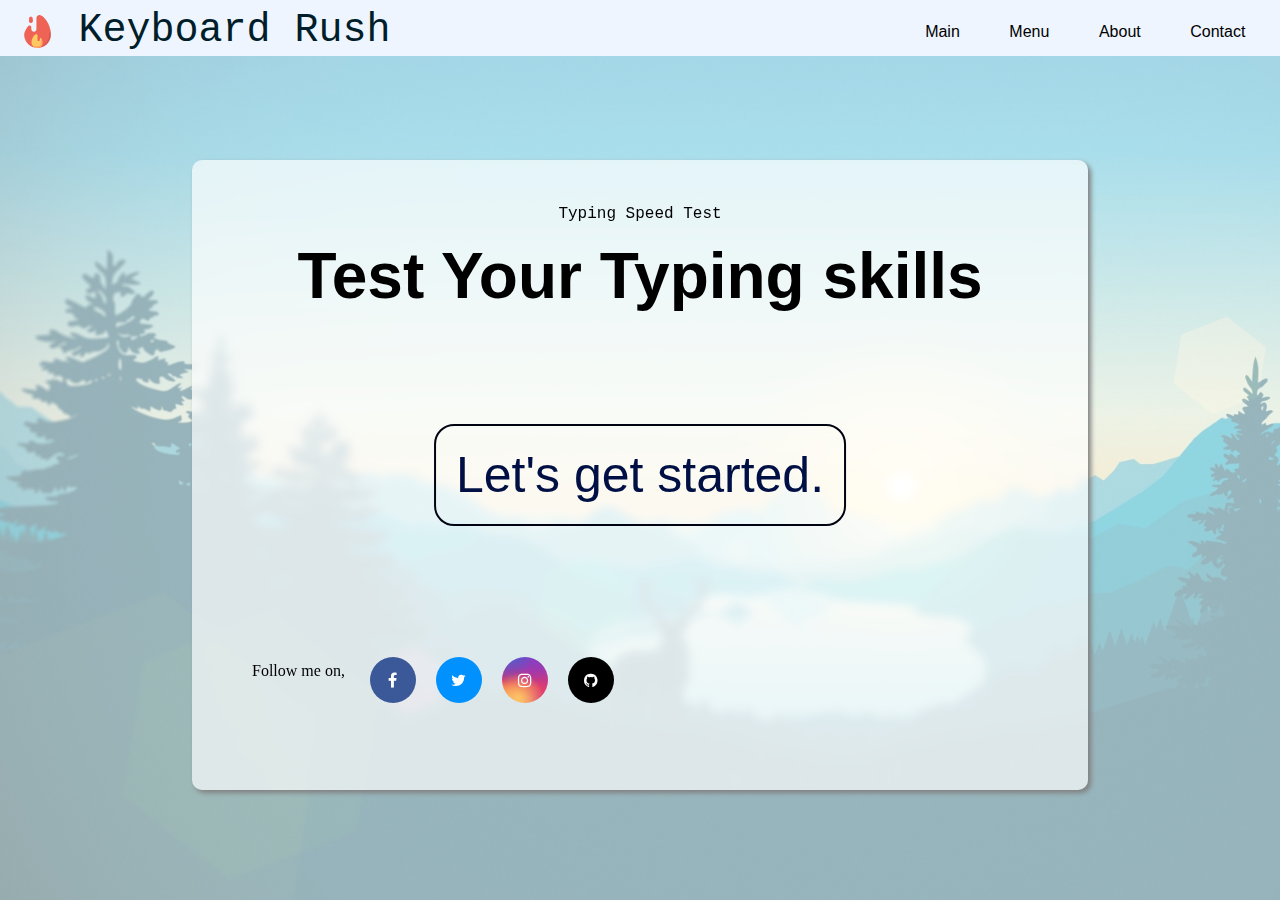
<file: index.html>
<!DOCTYPE html>
<html lang="en">
<head>
    <meta charset="UTF-8" />
    <meta http-equiv="X-UA-Compatible" content="IE=edge" />
    <meta name="viewport" content="width=device-width, initial-scale=1.0" />
    <link rel="stylesheet" href="./style.css" />
    <link rel="shortcut icon" href="hot-deal.png" type="image/x-icon" />
    <script defer src="script.js"></script>
    <link rel="stylesheet" href="https://cdnjs.cloudflare.com/ajax/libs/font-awesome/4.7.0/css/font-awesome.min.css">
    <title>Keyboard Rush</title>
</head>
<body>
    <div id="navbar">
        <div class="nav-head">
          <img src="hot-deal.png" class="logo" /> Keyboard Rush <button id="ham" onclick="list()">&equiv;</button>
        </div id="lists">
        <li class="lists"><a href="./main.html">Main</a></li>
        <li class="lists"><a href="menu.html">Menu</a></li>
        <li class="lists"><a href="http://kaiblaze.c1.biz/">About</a></li>
        <li class="lists"><a href="https://github.com/kaiblaze-afk">Contact</a></li>
      </div>
      <div id="home">
        <div id="box">
          <div id="screen">
            <p id="label">Typing Speed Test</p>
            <h1 id="scrhead">Test Your Typing skills</h1>
            <a href="./main.html" id="strtbtn">Let's get started.</a>
            </div>
            <ul id="sites">
              <li>Follow me on,</li>
              <a href="#" class="fa fa-facebook"></a>
              <a href="#" class="fa fa-twitter"></a>
              <a href="#" class="fa fa-instagram"></a>
              <a href="#" class="fa fa-github"></a>
        </div>
      </div>
</body>
</html>
</file>
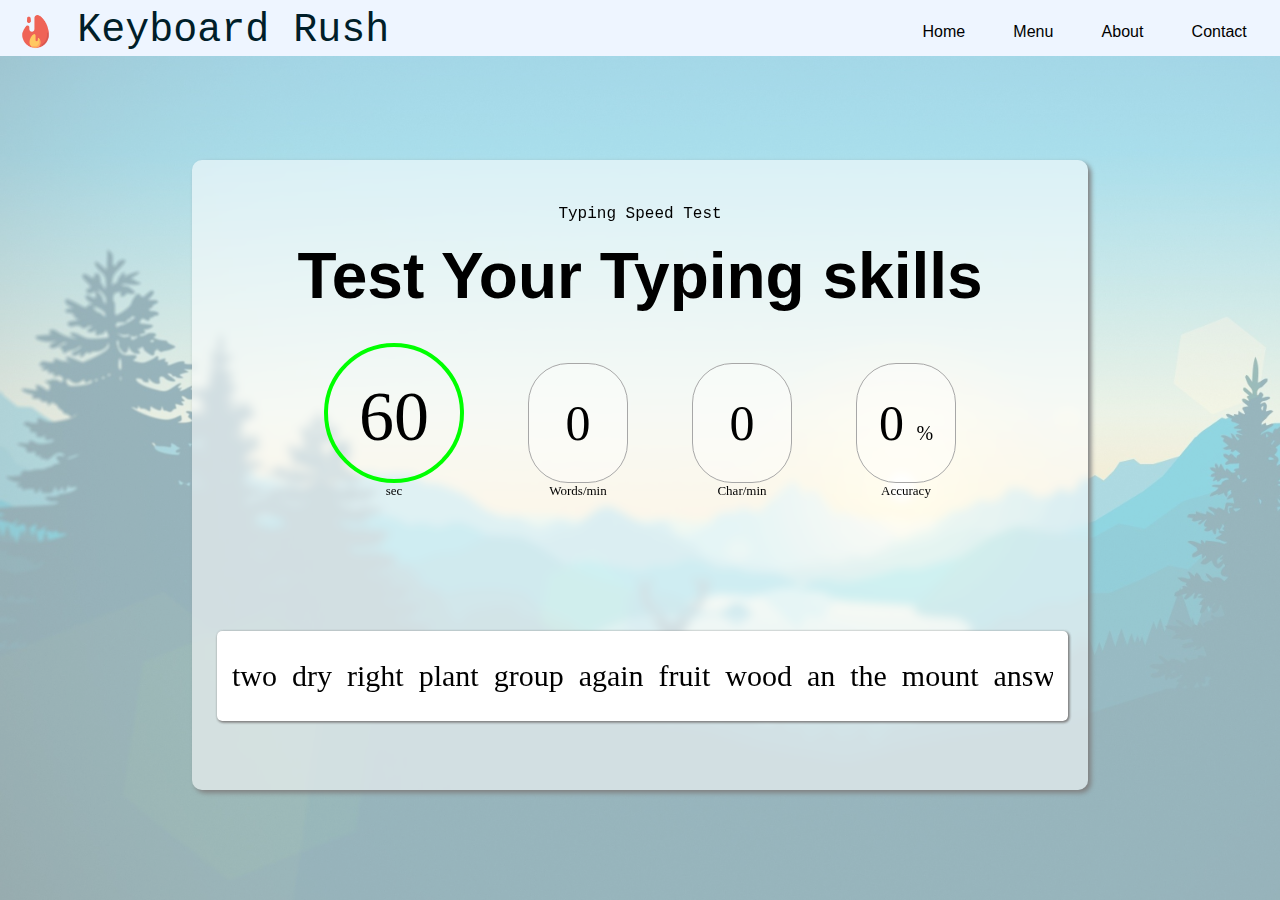
<file: main.html>
<!DOCTYPE html>
<html lang="en">
  <head>
    <meta charset="UTF-8" />
    <meta http-equiv="X-UA-Compatible" content="IE=edge" />
    <meta name="viewport" content="width=device-width, initial-scale=1.0" />
    <link rel="stylesheet" href="style.css" />
    <link rel="shortcut icon" href="hot-deal.png" type="image/x-icon" />
    <script defer src="script.js"></script>
    <title>Keyboard Rush</title>
  </head>
  <body>
    <div id="navbar">
      <div class="nav-head">
        <img src="hot-deal.png" class="logo" /> Keyboard Rush <button id="ham" onclick="list()">&equiv;</button>
      </div id="lists">
      <li class="lists"><a href="./index.html">Home</a></li>
      <li class="lists"><a href="./menu.html">Menu</a></li>
      <li class="lists"><a href="http://kaiblaze.c1.biz/">About</a></li>
      <li class="lists"><a href="https://github.com/kaiblaze-afk">Contact</a></li>
    </div>
    <div id="home">
      <div id="box">
        <div id="screen">
          <p id="label">Typing Speed Test</p>
          <h1 id="scrhead">Test Your Typing skills</h1>
          <div id="monitor">
            <div class="cover" id="time">
              <div id="timer" class="options"></div>
              sec
            </div>
            <div class="cover">
              <div id="wpm" class="options">0</div>
              Words/min
            </div>
            <div class="cover" id="char">
              <div id="cpm" class="options">0</div>
              Char/min
            </div>
            <div class="cover" id="acc">
              <div id="accu" class="options">
                0
                <p>%</p>
              </div>
              Accuracy
            </div>
          </div>
        </div>
        <input
          type="text"
          class="inputonce"
          id="Back"
          value=""
          readonly
        />
        <input type="text" class="inputonce" id="Input" autofocus />
      </div>
    </div>
  </body>
</html>
</file>
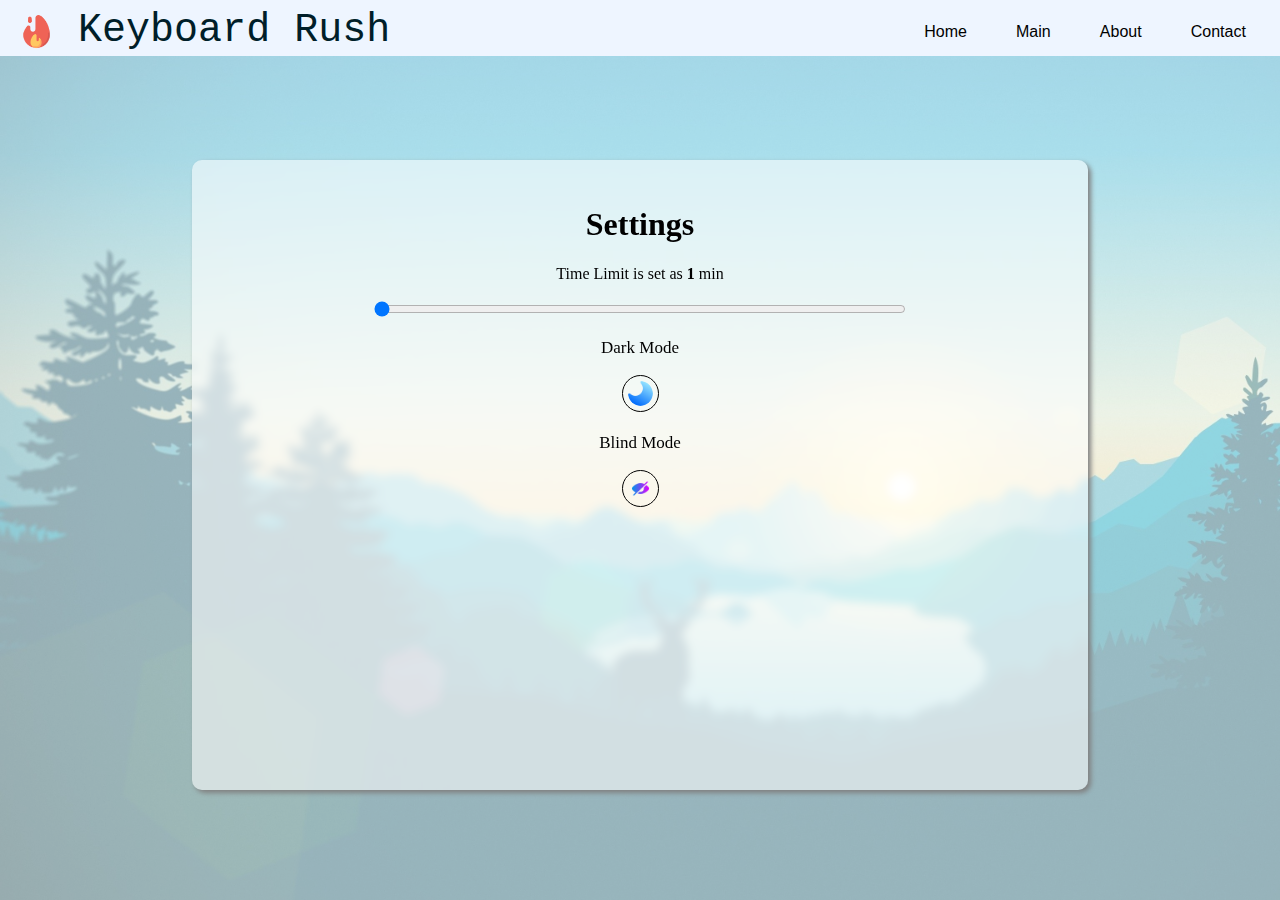
<file: menu.html>
<!DOCTYPE html>
<html lang="en">
<head>
    <meta charset="UTF-8" />
    <meta http-equiv="X-UA-Compatible" content="IE=edge" />
    <meta name="viewport" content="width=device-width, initial-scale=1.0" />
    <link rel="stylesheet" href="./style.css" />
    <link rel="shortcut icon" href="hot-deal.png" type="image/x-icon" />
    <script defer src="menu.js"></script>
    <title>Keyboard Rush</title>
</head>
<body>
    <div id="navbar">
        <div class="nav-head">
          <img src="hot-deal.png" class="logo" /> Keyboard Rush <button id="ham" onclick="list()">&equiv;</button>
        </div id="lists">
        <li class="lists"><a href="./index.html">Home</a></li>
        <li class="lists"><a href="./main.html">Main</a></li>
        <li class="lists"><a href="http://kaiblaze.c1.biz/">About</a></li>
        <li class="lists"><a href="https://github.com/kaiblaze-afk">Contact</a></li>
      </div>
      <div id="home">
        <div id="box">
          <div id="screen">
              <h1>Settings</h1>
              <p>Time Limit is set as <b id="timeset"></b> min</p>
            <input type="range" min="1" max="10" class="timelimit" id="timelimit" onchange="timingchange()" value="1"><br>
            <p class="na">Dark Mode  </p><img src="moon.png" alt="" class="ico" id="moon" onclick="darkmode()">
            <p class="na">Blind Mode </p><img src="hide.png" alt="" class="ico" id="hide" onclick="blindmode()">
      </div>
</body>
</html>
</file>
<file: style.css>
body {
  margin: 0px;
  padding: 0px;
  background: url("wp8948400-abstract-landscape-wallpapers.jpg");
  background-size: cover;
}
#navbar {
  width: 100vw;
  background-color: rgb(238, 245, 255);
  display: flex;
  flex-direction: row;
  justify-content: space-evenly;
  position: fixed;
  z-index: 100;
  box-sizing: border-box;
  padding-top: 8px;
}
li {
  display: flex;
  list-style-type: none;
  padding: 15px;
}
#strtbtn {
  text-decoration: none;
  font-size: 50px;
  border: 2px solid rgb(0, 3, 17);
  border-radius: 20px;
  position: absolute;
  top: 50%;
  right: 50%;
  transform: translate(50%, -50%);
  padding: 20px;
  color: rgb(0, 16, 68);
  background-color: rgba(127, 182, 255, 0);
  font-family: "Segoe UI", Tahoma, Geneva, Verdana, sans-serif;
}
#strtbtn:hover {
  background-color: rgb(0, 30, 61);
  color: white;
  transition: 0.4s;
}
#sites {
  display: flex;
}
li a {
  text-decoration: none;
  color: black;
  font-family: "Gill Sans", "Gill Sans MT", Calibri, "Trebuchet MS", sans-serif;
}
li a:hover {
  color: rgb(0, 182, 0);
  cursor: pointer;
}
.logo {
  height: 35px;
  margin-bottom: -8px;
}
.nav-head {
  font-size: 40px;
  margin-right: 500px;
  color: #001e29;
  font-family: "Courier New", Courier, monospace;
}
#home {
  padding-top: 25px;
  box-sizing: border-box;
  background-color: rgba(255, 255, 255, 0.563);
  height: 100vh;
}
#box {
  background: rgba(255, 255, 255, 0.678);
  margin-top: 50vh;
  margin-left: 50%;
  height: 70vh;
  width: 70vw;
  transform: translate(-50%, -50%);
  backdrop-filter: blur(5px);
  border-radius: 10px;
  box-shadow: 3px 3px 5px grey;
  box-sizing: border-box;
  padding: 5px;
}
#screen {
  height: 72%;
  z-index: 100;
  text-align: center;
  padding-top: 20px;
}
.inputonce {
  height: 90px;
  width: 95%;
  border: none;
  margin-left: 20px;
  color: black;
  box-sizing: border-box;
  font-family: serif;
  font-size: 30px;
  box-shadow: 1px 1px 3px grey;
  border-radius: 5px;
  padding: 15px;
  position: absolute;
}
#Input {
  color: rgb(0, 102, 255);
  background: transparent;
}
#Input:focus {
  border: none;
  outline: none;
  z-index: 120;
}
#label {
  font-family: "Courier New", Courier, monospace;
  margin-top: 20px;
}
#scrhead {
  font-size: 4rem;
  font-family: "Franklin Gothic Medium", "Arial Narrow", Arial, sans-serif;
  margin: 0px;
}
#timer {
  height: 140px;
  width: 140px;
  border-radius: 100%;
  font-size: 70px;
  position: relative;
  background-color: rgba(255,255,255, 0.35);
  border: 4px solid lime;
  transition: border 15s;
}
#accu p {
  display: inline-block;
  font-size: 20px;
}
.cover {
  display: inline-block;
  margin: 30px;
  margin-bottom: 40px;
  font-size: 13px;
}
.options {
  display: block;
  height: 120px;
  width: 100px;
  background-color: rgb(243, 243, 255);
  border: 1px solid rgb(167, 167, 167);
  border-radius: 40px;
  font-size: 50px;
  box-sizing: border-box;
  padding-top: 30px;
  font-family: "Times New Roman", Times, serif;
}
#ham {
  display: none;
}
.ico{
  height: 25px;
  border: 1px solid black;
  height: 25px;
  padding: 5px;
  border-radius: 100%;
}
.na{
  font-size: 17px;
}
.fa {
  padding: 15px;
  font-size: 80px;
  text-align: center;
  text-decoration: none;
  border-radius: 30px;
  box-sizing: border-box;
  margin: 10px;
  width: 46px;
}
.fa:hover {
  transition: 0.8s;
}

.fa-facebook {
  background: #3b5998;
  color: white;
}
.fa-facebook:hover {
  color: #3b5998;
  background-color: white;
}

.fa-instagram {
  background: radial-gradient(
      circle farthest-corner at 35% 90%,
      #fec564,
      transparent 50%
    ),
    radial-gradient(circle farthest-corner at 0 140%, #fec564, transparent 50%),
    radial-gradient(ellipse farthest-corner at 0 -25%, #5258cf, transparent 50%),
    radial-gradient(
      ellipse farthest-corner at 20% -50%,
      #5258cf,
      transparent 50%
    ),
    radial-gradient(ellipse farthest-corner at 100% 0, #893dc2, transparent 50%),
    radial-gradient(
      ellipse farthest-corner at 60% -20%,
      #893dc2,
      transparent 50%
    ),
    radial-gradient(ellipse farthest-corner at 100% 100%, #d9317a, transparent),
    linear-gradient(
      #6559ca,
      #bc318f 30%,
      #e33f5f 50%,
      #f77638 70%,
      #fec66d 100%
    );
  color: white;
}
.fa-instagram:hover {
  background: white;
  color: #d9317a;
}
.fa-twitter {
  background-color: rgb(0, 145, 255);
  color: white;
}
.fa-github {
  background-color: black;
  color: white;
}
.fa-twitter:hover {
  color: rgb(0, 145, 255);
  background-color: white;
}
.fa-github:hover {
  color: black;
  background-color: white;
}
.timelimit {
  width: 60%;
}

@media only screen and (max-width: 550px) {
  body {
    background-repeat: no-repeat;
    overflow: hidden;
  }

  #navbar {
    display: block;
    padding: 10px;
    z-index: 100;
    padding-top: 8px;
    top: 0px;
  }
  .lists {
    display: none;
  }
  .nav-head {
    font-size: 20px;
    margin-right: 0px;
  }
  #box {
    background: rgba(255, 255, 255, 0.507);
    margin-top: 46vh;
    width: 90vw;
    height: 450px;
    border-radius: 10px;
    padding: 15px;
  }
  .cover {
    display: inline-block;
  }
  .options {
    font-size: 30px;
    height: 70px;
    width: 70px;
    padding-top: 17px;
    background: none;
    border: 2px solid rgb(45, 255, 18);
  }
  .inputonce {
    height: 70px;
    width: 95%;
    font-size: 20px;
    right: 6px;
  }
  #timer {
    font-size: 30px;
    height: 70px;
    width: 70px;
    background: none;
  }
  #scrhead,
  #char {
    display: none;
  }
  #accu p {
    font-size: 10px;
  }
  #acc {
    margin-top: -10px;
  }
  #ham {
    display: inline-block;
    position: absolute;
    right: 10px;
    height: 35px;
    width: 35px;
    font-size: 35px;
    top: 0px;
    border: none;
  }

  #strtbtn {
    box-sizing: border-box;
    font-size: 35px;
    border-radius: 100%;
    height: 200px;
    width: 200px;
    padding-top: 50px;
  }
  .fa {
    height: 46px;
  }
  #sites li {
    display: none;
  }
}
</file>
